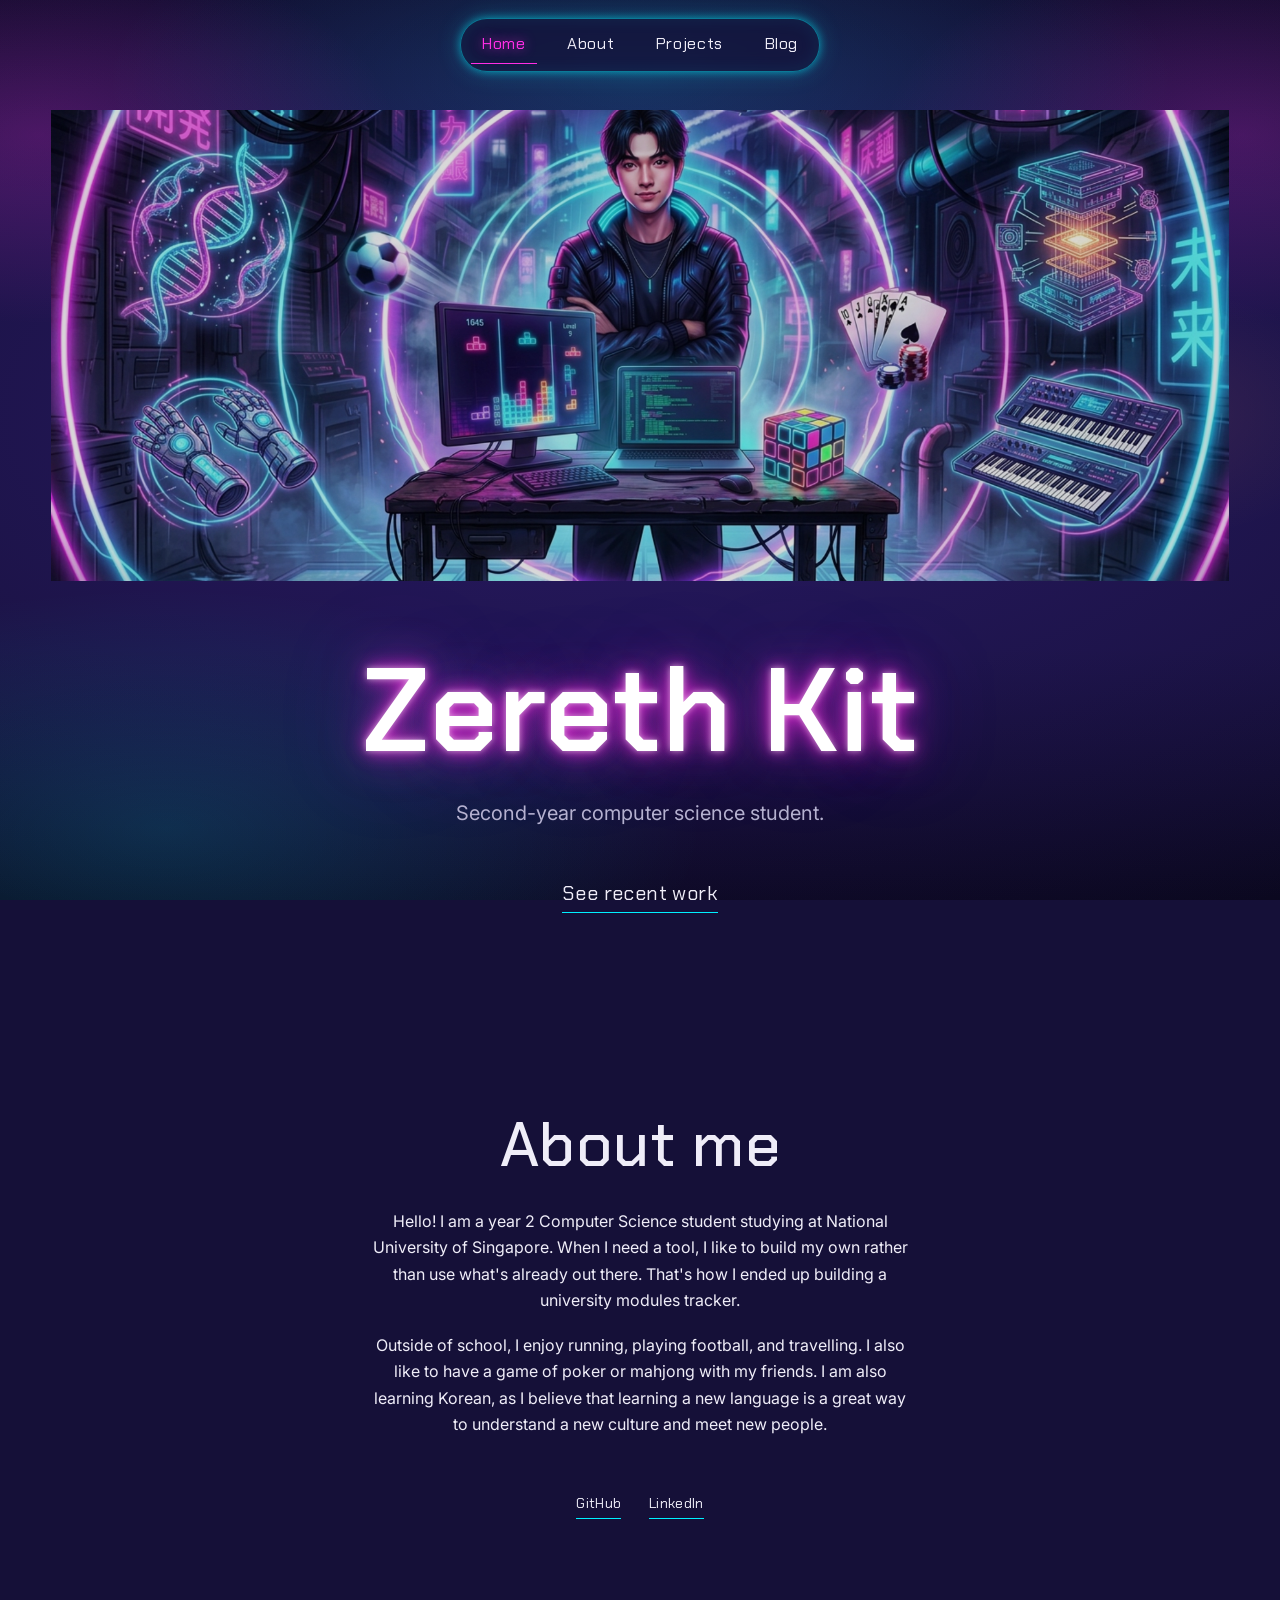
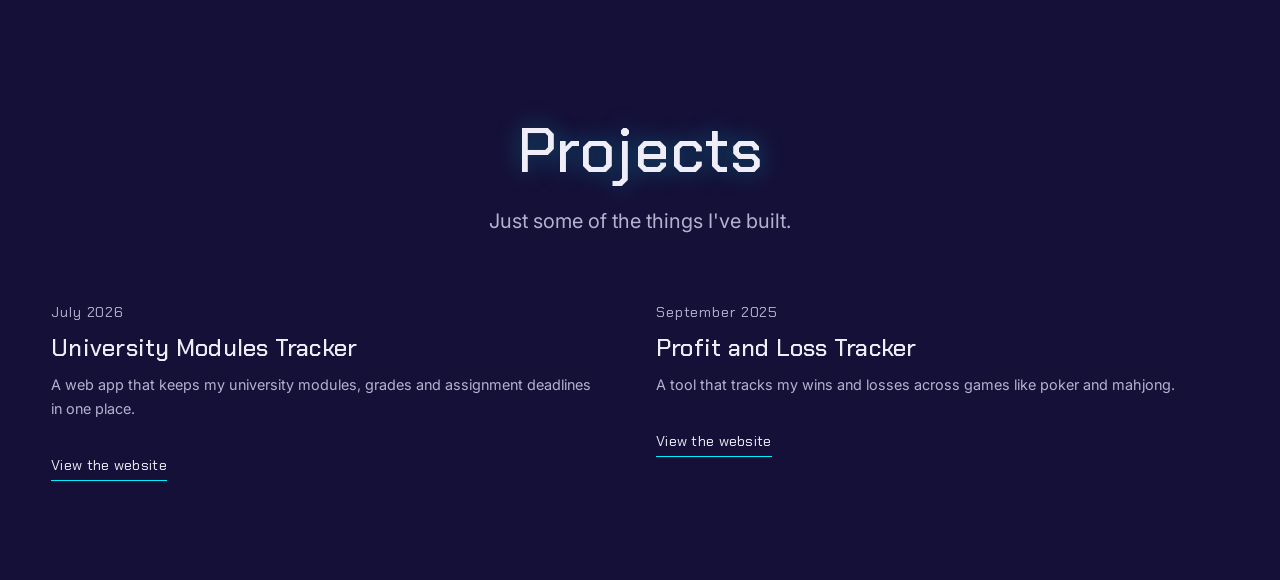
<file: index.html>
<!DOCTYPE html>
<html lang="en">
<head>
  <meta charset="utf-8">
  <meta name="viewport" content="width=device-width, initial-scale=1">
  <title>Zereth's website — portfolio and notes</title>
  <meta name="description" content="Portfolio and writing by a second-year computer science student. Java, algorithms, and notes on what broke along the way.">

  <link rel="preconnect" href="https://fonts.googleapis.com">
  <link rel="preconnect" href="https://fonts.gstatic.com" crossorigin>
  <link href="https://fonts.googleapis.com/css2?family=Chakra+Petch:wght@400;500;600&family=Inter:wght@400;500&display=swap" rel="stylesheet">

  <link rel="stylesheet" href="style.css">
</head>

<body>
  <a class="skip-link" href="#main">Skip to content</a>

  <header class="site-header">
    <nav class="site-nav" aria-label="Main">
      <ul>
        <li><a href="#top" aria-current="page">Home</a></li>
        <li><a href="#about">About</a></li>
        <li><a href="#projects">Projects</a></li>
        <li><a href="#blog">Blog</a></li>
      </ul>
    </nav>
  </header>

  <main id="main">

    <!-- ===================== HERO ===================== -->
    <section class="hero" id="top">
      <div class="shell">
        <img class="hero__panel" src="cyberpunk.jpg">

        <div class="hero__intro centered">
          <h1 class="hero__name">Zereth Kit</h1>
          <p class="lede">Second-year computer science student.</p>
          <a class="link" href="#projects">See recent work</a>
        </div>
      </div>
    </section>

    <!-- ===================== ABOUT ===================== -->
    <section class="section about" id="about" aria-labelledby="about-title">
      <div class="shell centered">
        <h2 id="about-title">About me</h2>

        <div class="about__body">
          <p>Hello! I am a year 2 Computer Science student studying at National University of Singapore. When I need a tool,
    I like to build my own rather than use what's already out there. That's how I ended up building a university modules tracker. 
    
    <p>Outside of school, I enjoy running, playing football, and travelling. I also like to have a game of poker or mahjong with my friends.
      I am also learning Korean, as I believe that learning a new language is a great way to understand a new culture and meet new people.</p> 
  
        </div>
        <p class="about__links">
          <a class="link link--sm" target="_blank" rel="noopener noreferrer" href="https://github.com/zerethkit">GitHub</a>
          <a class="link link--sm" target="_blank" rel="noopener noreferrer" href="https://www.linkedin.com/in/zerethkit">LinkedIn</a>
        </p>
      </div>
    </section>

    <!-- ===================== PROJECTS ===================== -->
    <section class="section projects" id="projects" aria-labelledby="projects-title">
      <div class="shell">
        <div class="section__head centered">
          <h2 id="projects-title">Projects</h2>
          <p class="lede">Just some of the things I've built.</p>
        </div>

        <ul class="card-grid">
          <li>
            <article class="card">
              <p class="meta"><time datetime="2026-07">July 2026</time></p>
              <h3>University Modules Tracker</h3>
              <p>A web app that keeps my university modules, grades and assignment deadlines in one place.</p>
              <a class="link link--sm card__link" target="_blank" rel="noopener noreferrer" href="https://university-tracker-two.vercel.app/">View the website</a>
            </article>
          </li>

          <li>
            <article class="card">
              <p class="meta"><time datetime="2025-11">September 2025</time></p>
              <h3>Profit and Loss Tracker</h3>
              <p>A tool that tracks my wins and losses across games like poker and mahjong.</p>
              <a class="link link--sm card__link" target="_blank" rel="noopener noreferrer" href="https://pnl-tracker-seven.vercel.app/">View the website</a>
            </article>
          </li>  
        </ul>
      </div>
    </section>

<!--
  ===================== BLOG =====================
    <section class="section blog" id="blog" aria-labelledby="blog-title">
      <div class="shell">
        <div class="section__head centered">
          <h2 id="blog-title">Blogs</h2>
          <p class="lede">Short stories about my life!</p>
        </div>

        <ul class="card-grid">
          <li>
            <article class="card">
              <p class="meta"><time datetime="2026-08-22">22 August 2026</time></p>
              <h3>My experience in Winter School</h3>
              <p>I spent Christmas and New Year in Seoul, taking calculus at Korea University's winter school. Here's what the classes were like, and what I got up to outside them.</p>
              <a class="link link--sm card__link" href="blog/winter-school.html">Read more</a>
            </article>
          </li>

          <li>
            <article class="card">
              <p class="meta"><time datetime="2026-08-04">4 August 2026</time></p>
              <h3>Trying to beat the odds at the casino</h3>
              <p>What happened when I tested what I know about probability at a casino.</p>
              <a class="link link--sm card__link" href="blog/casino.html">Read more</a>
            </article>
          </li>

          
        </ul>

       <!--<p class="blog__more"><a class="link" href="#">All posts</a></p>--> 
      </div>
    </section>
  </main>
</body>
</html>
</file>
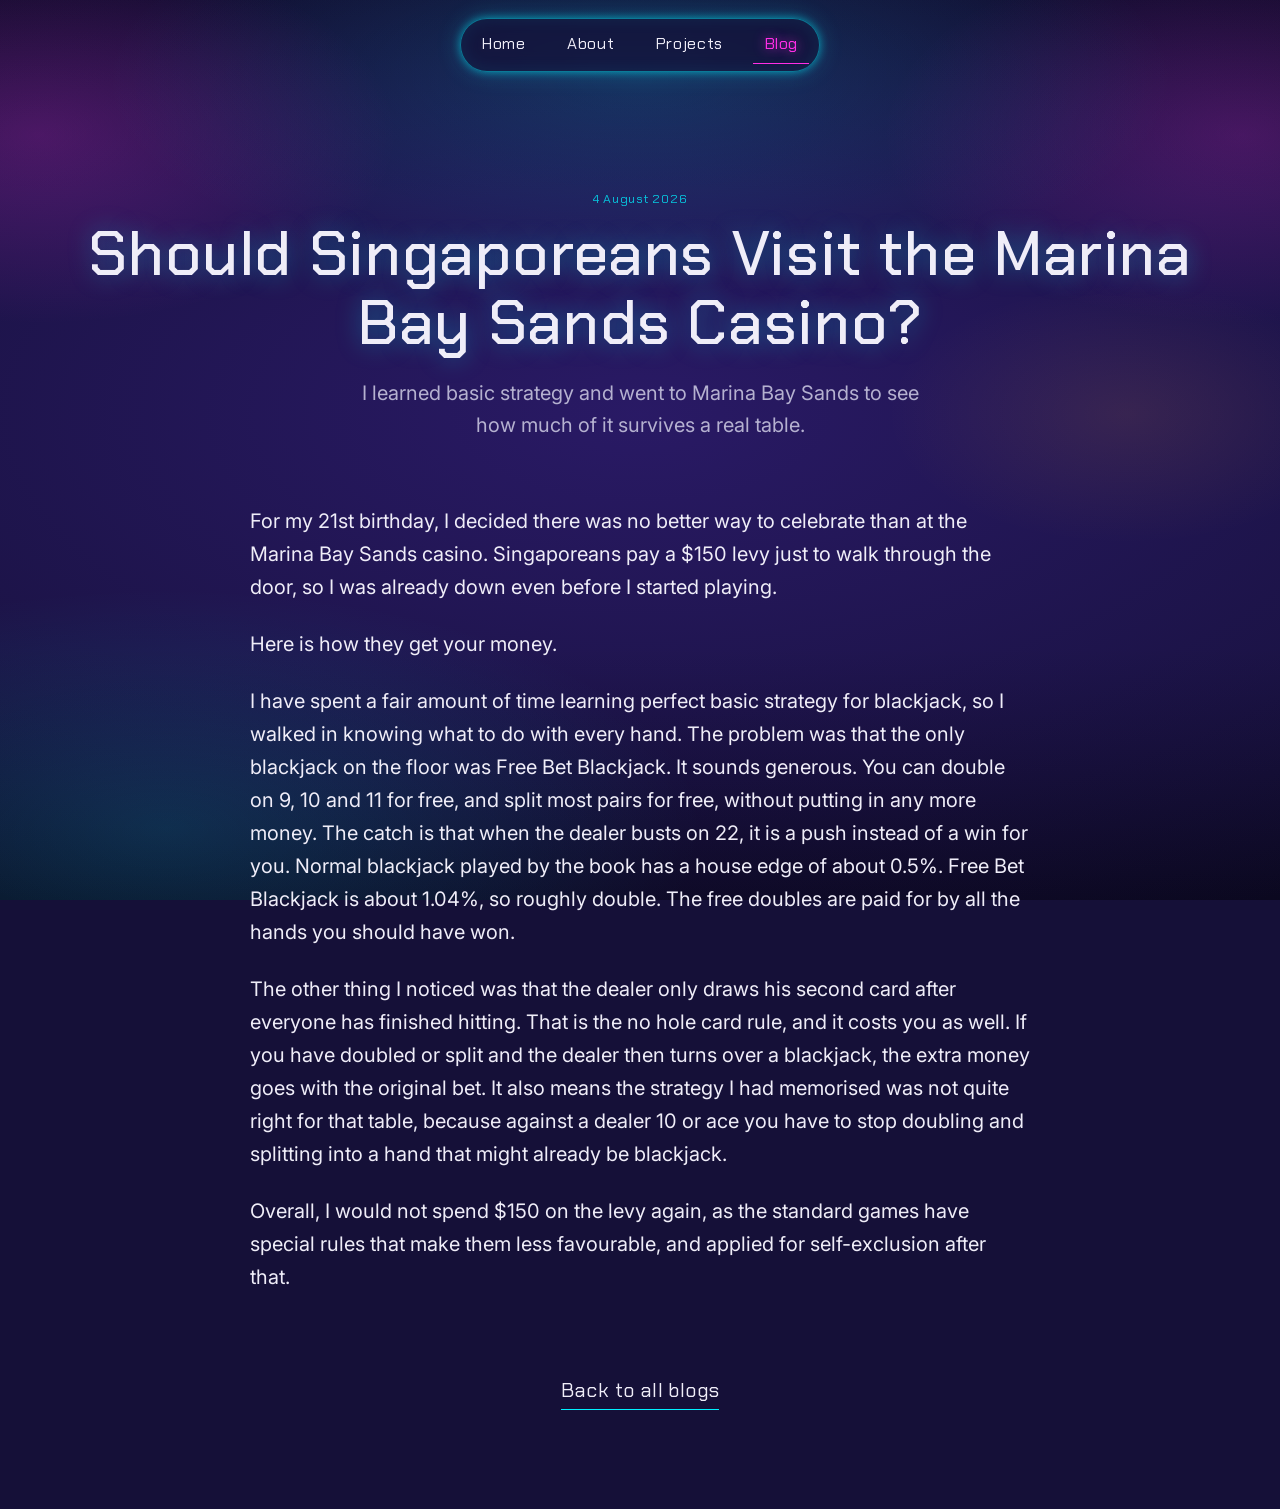
<file: blog/casino.html>
<!DOCTYPE html>
<html lang="en">
<head>
  <meta charset="utf-8">
  <meta name="viewport" content="width=device-width, initial-scale=1">
  <title>Trying to beat the odds at the casino — Zereth Kit</title>
  <meta name="description" content="Basic strategy, card counting and an eight-deck shoe at Marina Bay Sands, and what half a percent of an edge actually gets you.">

  <link rel="preconnect" href="https://fonts.googleapis.com">
  <link rel="preconnect" href="https://fonts.gstatic.com" crossorigin>
  <link href="https://fonts.googleapis.com/css2?family=Chakra+Petch:wght@400;500;600&family=Inter:wght@400;500&display=swap" rel="stylesheet">

  <link rel="stylesheet" href="../style.css">
</head>

<body>
  <a class="skip-link" href="#main">Skip to content</a>

  <header class="site-header">
    <nav class="site-nav" aria-label="Main">
      <ul>
        <li><a href="../index.html#top">Home</a></li>
        <li><a href="../index.html#about">About</a></li>
        <li><a href="../index.html#projects">Projects</a></li>
        <li><a href="../index.html#blog" aria-current="page">Blog</a></li>
      </ul>
    </nav>
  </header>

  <main id="main">
    <article class="section post">
      <div class="shell">
        <header class="post__head centered">
          <p class="meta"><time datetime="2026-08-04">4 August 2026</time></p>
          <h1 class="post__title">Should Singaporeans Visit the Marina Bay Sands Casino?</h1>
          <p class="lede">I learned basic strategy and went to Marina Bay Sands to see how much of it survives a real table.</p>
        </header>

        <div class="post__body">
          <p>For my 21st birthday, I decided there was no better way to celebrate than at the Marina Bay Sands casino. Singaporeans pay a $150 levy just to walk through the door, so I was already down even before I started playing.</p>

          <p>Here is how they get your money.</p>

          <p>I have spent a fair amount of time learning perfect basic strategy for blackjack, so I walked in knowing what to do with every hand. The problem was that the only blackjack on the floor was Free Bet Blackjack. It sounds generous. You can double on 9, 10 and 11 for free, and split most pairs for free, without putting in any more money. The catch is that when the dealer busts on 22, it is a push instead of a win for you. Normal blackjack played by the book has a house edge of about 0.5%. Free Bet Blackjack is about 1.04%, so roughly double. The free doubles are paid for by all the hands you should have won.</p>

          <p>The other thing I noticed was that the dealer only draws his second card after everyone has finished hitting. That is the no hole card rule, and it costs you as well. If you have doubled or split and the dealer then turns over a blackjack, the extra money goes with the original bet. It also means the strategy I had memorised was not quite right for that table, because against a dealer 10 or ace you have to stop doubling and splitting into a hand that might already be blackjack.</p>


          <p>Overall, I would not spend $150 on the levy again, as the standard games have special rules that make them less favourable, and applied for self-exclusion after that.</p>
        </div>

        <p class="post__back"><a class="link" href="../index.html#blog">Back to all blogs</a></p>
      </div>
    </article>
  </main>
</body>
</html>
</file>
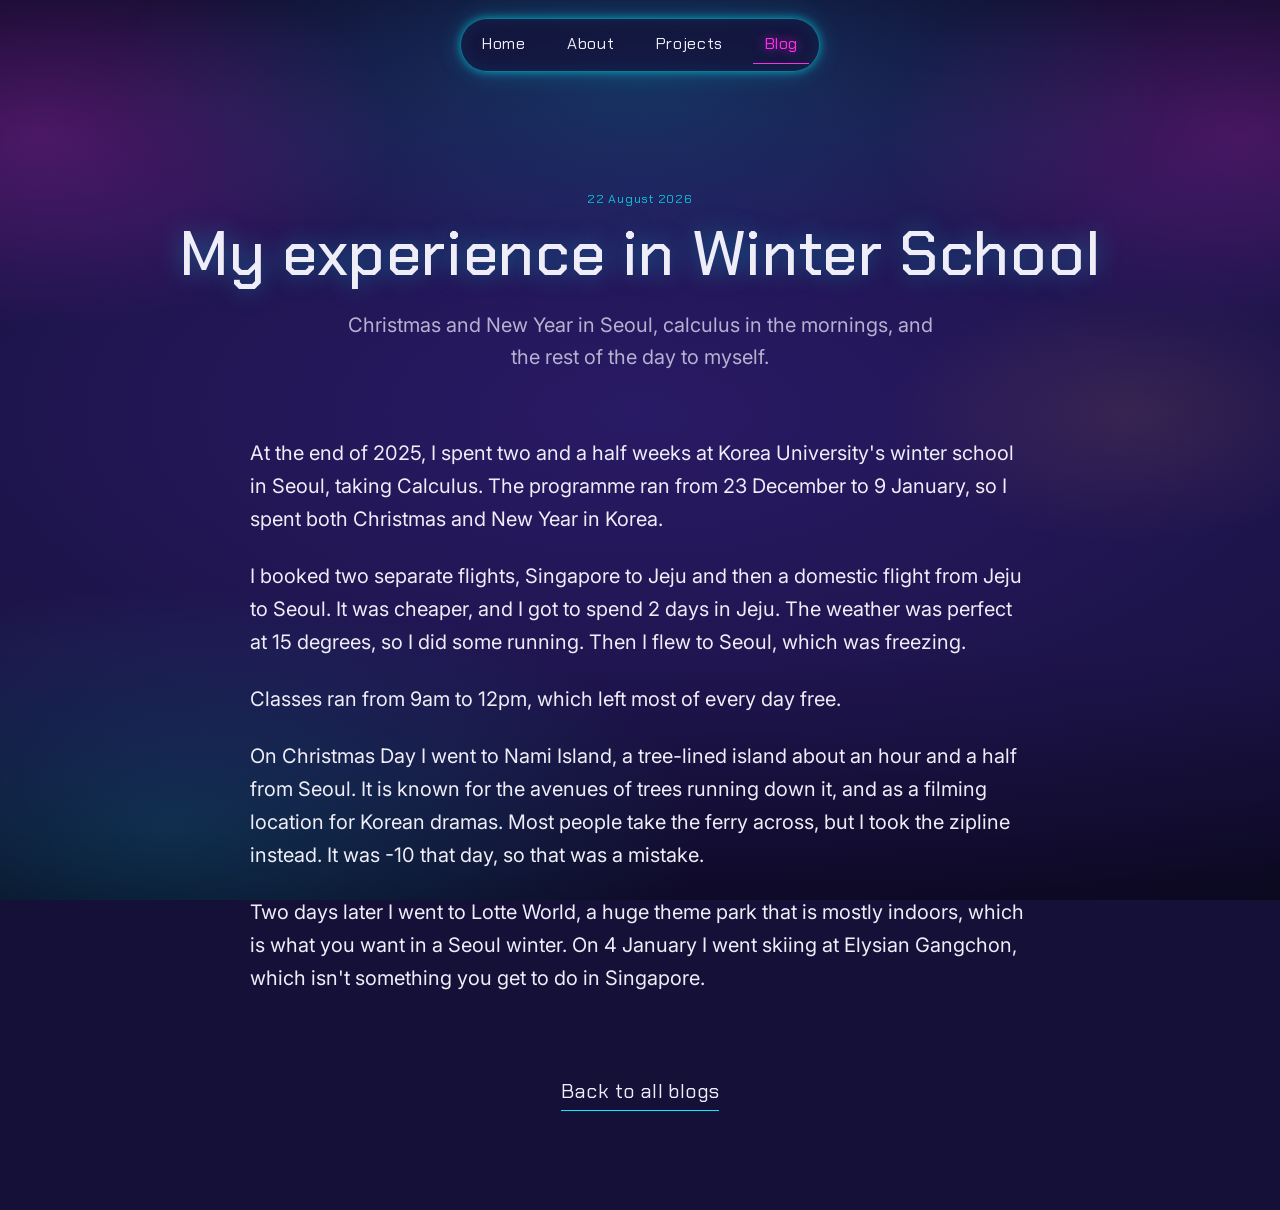
<file: blog/winter-school.html>
<!DOCTYPE html>
<html lang="en">
<head>
  <meta charset="utf-8">
  <meta name="viewport" content="width=device-width, initial-scale=1">
  <title>My experience in Winter School — Zereth Kit</title>
  <meta name="description" content="Two and a half weeks at Korea University's winter school in Seoul: calculus in the mornings, Jeju, Nami Island, skiing and Lotte World in the afternoons.">

  <link rel="preconnect" href="https://fonts.googleapis.com">
  <link rel="preconnect" href="https://fonts.gstatic.com" crossorigin>
  <link href="https://fonts.googleapis.com/css2?family=Chakra+Petch:wght@400;500;600&family=Inter:wght@400;500&display=swap" rel="stylesheet">

  <link rel="stylesheet" href="../style.css">
</head>

<body>
  <a class="skip-link" href="#main">Skip to content</a>

  <header class="site-header">
    <nav class="site-nav" aria-label="Main">
      <ul>
        <li><a href="../index.html#top">Home</a></li>
        <li><a href="../index.html#about">About</a></li>
        <li><a href="../index.html#projects">Projects</a></li>
        <li><a href="../index.html#blog" aria-current="page">Blog</a></li>
      </ul>
    </nav>
  </header>

  <main id="main">
    <article class="section post">
      <div class="shell">
        <header class="post__head centered">
          <p class="meta"><time datetime="2026-08-22">22 August 2026</time></p>
          <h1 class="post__title">My experience in Winter School</h1>
          <p class="lede">Christmas and New Year in Seoul, calculus in the mornings, and the rest of the day to myself.</p>
        </header>

        <div class="post__body">
  <p>At the end of 2025, I spent two and a half weeks at Korea University's winter school in Seoul, taking Calculus. The programme ran from 23 December to 9 January, so I spent both Christmas and New Year in Korea.</p>

  <p>I booked two separate flights, Singapore to Jeju and then a domestic flight from Jeju to Seoul. It was cheaper, and I got to spend 2 days in Jeju. The weather was perfect at 15 degrees, so I did some running. Then I flew to Seoul, which was freezing.</p>

  <p>Classes ran from 9am to 12pm, which left most of every day free.</p>

  <p>On Christmas Day I went to Nami Island, a tree-lined island about an hour and a half from Seoul. It is known for the avenues of trees running down it, and as a filming location for Korean dramas. Most people take the ferry across, but I took the zipline instead. It was -10 that day, so that was a mistake.</p>

  <p>Two days later I went to Lotte World, a huge theme park that is mostly indoors, which is what you want in a Seoul winter. On 4 January I went skiing at Elysian Gangchon, which isn't something you get to do in Singapore.</p>
</div>

        <p class="post__back"><a class="link" href="../index.html#blog">Back to all blogs</a></p>
      </div>
    </article>
  </main>
</body>
</html>
</file>
<file: style.css>
:root {
  --bg:        #151038;
  --panel:     #221A50;

  --magenta:   #FF2EE6;
  --cyan:      #00F0FF;
  --violet:    #7B2CFF;

  --text:      #EFEDF8;
  --text-dim:  #B5B1D0;

  --rule:      rgba(0, 240, 255, 0.20);

  --glow-magenta: 0 0 8px rgba(255, 46, 230, 0.55), 0 0 26px rgba(255, 46, 230, 0.28);
  --glow-cyan:    0 0 8px rgba(0, 240, 255, 0.50), 0 0 24px rgba(0, 240, 255, 0.22);
  --text-glow-magenta: 0 0 12px rgba(255, 46, 230, 0.75);
  --text-glow-cyan:    0 0 12px rgba(0, 240, 255, 0.70);

  --font-display: "Chakra Petch", "Oswald", "Segoe UI", system-ui, sans-serif;
  --font-ui: "Inter", -apple-system, BlinkMacSystemFont, "Segoe UI", Helvetica, Arial, sans-serif;

  --size-xs:   0.78rem;
  --size-sm:   0.9rem;
  --size-body: 1rem;
  --size-lead: clamp(1.05rem, 0.98rem + 0.35vw, 1.25rem);
  --size-h3:   clamp(1.25rem, 1.1rem + 0.6vw, 1.5rem);
  --size-h2:   clamp(2.2rem, 1.5rem + 3vw, 4rem);
  --size-h1:   clamp(3rem, 1.4rem + 7.5vw, 8rem);

  --gutter: clamp(1.25rem, 4vw, 4rem);
  --shell: 1400px;
  --section-gap: clamp(5rem, 11vh, 9.5rem);
  --measure: 60ch;
}

*, *::before, *::after { box-sizing: border-box; }

html {
  scroll-behavior: smooth;
  color-scheme: dark;
}

body {
  margin: 0;
  color: var(--text);
  font-family: var(--font-ui);
  font-size: var(--size-body);
  line-height: 1.65;
  -webkit-font-smoothing: antialiased;

  background-color: var(--bg);
  background-image:
    radial-gradient(58% 32% at 50% 9%, rgba(0, 225, 255, 0.16), transparent 72%),
    radial-gradient(40% 30% at 3% 15%, rgba(255, 46, 230, 0.22), transparent 70%),
    radial-gradient(40% 30% at 97% 15%, rgba(255, 46, 230, 0.20), transparent 70%),
    radial-gradient(26% 20% at 88% 46%, rgba(255, 160, 60, 0.10), transparent 72%),
    radial-gradient(60% 38% at 13% 92%, rgba(0, 240, 255, 0.15), transparent 70%),
    radial-gradient(130% 85% at 50% 46%, rgba(88, 48, 205, 0.30), transparent 74%),
    linear-gradient(180deg, rgba(8, 6, 26, 0.55) 0%, transparent 22%, transparent 72%, rgba(7, 5, 22, 0.72) 100%);
  background-attachment: fixed;
}

h1, h2, h3 {
  font-family: var(--font-display);
  font-weight: 500;
  line-height: 1.1;
  letter-spacing: 0.01em;
  margin: 0;
}

p { margin: 0 0 1rem; max-width: var(--measure); }
p:last-child { margin-bottom: 0; }

img { display: block; width: 100%; height: auto; object-fit: cover; }

a { color: inherit; }

::selection { background: var(--magenta); color: var(--bg); }

:focus-visible {
  outline: 2px solid var(--cyan);
  outline-offset: 3px;
}

@media (prefers-reduced-motion: reduce) {
  html { scroll-behavior: auto; }
  *, *::before, *::after { transition-duration: 0.01ms !important; }
}

.skip-link {
  position: absolute;
  left: var(--gutter);
  top: -4rem;
  z-index: 100;
  background: var(--magenta);
  color: var(--bg);
  padding: 0.6rem 1rem;
  text-decoration: none;
  transition: top 0.15s ease;
}
.skip-link:focus-visible { top: 1rem; }

.shell {
  max-width: var(--shell);
  margin-inline: auto;
  padding-inline: var(--gutter);
}

.section { padding-block: var(--section-gap); }

.meta {
  font-family: var(--font-display);
  font-size: var(--size-xs);
  color: rgba(0, 240, 255, 0.78);
  letter-spacing: 0.06em;
  margin: 0 0 0.65rem;
}

.lede {
  font-size: var(--size-lead);
  color: var(--text-dim);
  line-height: 1.6;
}

.link {
  display: inline-block;
  font-family: var(--font-display);
  font-size: var(--size-lead);
  letter-spacing: 0.02em;
  text-decoration: none;
  padding-bottom: 2px;
  border-bottom: 1px solid var(--cyan);
  transition: color 0.18s ease, border-color 0.18s ease, text-shadow 0.18s ease;
}
.link:hover {
  color: var(--cyan);
  text-shadow: var(--text-glow-cyan);
}

.link--sm { font-size: var(--size-sm); }

.centered {
  text-align: center;
  display: grid;
  justify-items: center;
}
.centered p { margin-inline: auto; }

.ph { background-color: var(--panel); background-repeat: no-repeat; }

.ph--neon    { background-image: radial-gradient(115% 90% at 34% 28%, #FF8CF2 0%, #E122C4 22%, #7A1580 52%, #170B33 82%, #0A0A1A 100%); }
.ph--holo    { background-image: radial-gradient(60% 42% at 50% 44%, rgba(160, 248, 255, 0.95) 0%, rgba(0, 240, 255, 0) 70%), linear-gradient(180deg, #143A55 0%, #2B1A5C 58%, #0C0A20 100%); }
.ph--street  { background-image: linear-gradient(180deg, rgba(0, 240, 255, 0.35) 0%, rgba(0, 240, 255, 0) 26%), linear-gradient(180deg, #1D1245 0%, #4A1F86 38%, #8C2FB4 54%, #17122F 100%); }
.ph--ember   { background-image: radial-gradient(90% 80% at 62% 38%, #FFC98A 0%, #F2409B 34%, #8A1C6B 64%, #16091F 100%); }
.ph--static  { background-image: repeating-linear-gradient(115deg, rgba(239, 237, 248, 0.06) 0 2px, transparent 2px 7px), linear-gradient(160deg, #453768 0%, #221942 100%); }
.ph--rain    { background-image: repeating-linear-gradient(96deg, rgba(0, 240, 255, 0.10) 0 1px, transparent 1px 9px), linear-gradient(180deg, #24306B 0%, #3A2A78 55%, #0D0C22 100%); }
.ph--circuit { background-image: radial-gradient(70% 60% at 30% 70%, rgba(0, 240, 255, 0.42) 0%, rgba(0, 240, 255, 0) 62%), linear-gradient(200deg, #0F2E3C 0%, #14204A 48%, #0A0A1A 100%); }
.ph--void    { background-image: radial-gradient(80% 70% at 78% 82%, rgba(255, 46, 230, 0.50) 0%, rgba(255, 46, 230, 0) 58%), linear-gradient(170deg, #33235C 0%, #1B1038 60%, #100823 100%); }

.site-header {
  display: flex;
  justify-content: center;
  padding: 1.15rem var(--gutter);
}

.site-nav {
  background: rgba(21, 16, 56, 0.66);
  border: 1px solid rgba(0, 240, 255, 0.45);
  border-radius: 999px;
  padding: 0.45rem 0.6rem;
  box-shadow: var(--glow-cyan), inset 0 0 18px rgba(0, 240, 255, 0.08);
  backdrop-filter: blur(10px);
}
.site-nav ul {
  display: flex;
  flex-wrap: wrap;
  justify-content: center;
  gap: clamp(0.4rem, 2vw, 1.2rem);
  margin: 0;
  padding: 0;
  list-style: none;
}
.site-nav a {
  display: block;
  padding: 0.3rem 0.7rem;
  font-family: var(--font-display);
  font-size: 1rem;
  letter-spacing: 0.04em;
  text-decoration: none;
  border-bottom: 1px solid transparent;
  transition: color 0.18s ease, border-color 0.18s ease, text-shadow 0.18s ease;
}
.site-nav a:hover {
  color: var(--cyan);
  border-bottom-color: var(--cyan);
  text-shadow: var(--text-glow-cyan);
}
.site-nav a[aria-current="page"] {
  color: var(--magenta);
  border-bottom-color: var(--magenta);
  text-shadow: var(--text-glow-magenta);
}

.hero { padding-bottom: var(--section-gap); }

.hero__panel {
  aspect-ratio: 5 / 2;
  margin-top: 1.25rem;

  -webkit-mask-image: radial-gradient(120% 110% at 50% 45%, #000 58%, transparent 100%);
  mask-image: radial-gradient(120% 110% at 50% 45%, #000 58%, transparent 100%);

  filter: brightness(0.85) saturate(0.9);
}

.hero__intro { margin-top: clamp(2.5rem, 6vw, 4.5rem); }

.hero__name {
  font-size: var(--size-h1);
  font-weight: 600;
  line-height: 0.98;
  letter-spacing: 0.005em;
  color: #FFFFFF;
  text-shadow:
    0 0 6px rgba(255, 255, 255, 0.55),
    0 0 18px rgba(255, 46, 230, 0.90),
    0 0 44px rgba(255, 46, 230, 0.55),
    0 0 90px rgba(123, 44, 255, 0.45);
}
.hero .lede { margin-top: 1.75rem; max-width: 46ch; }
.hero .link { margin-top: 2rem; }

.about { position: relative; }

.about__portrait {
  background: var(--panel);
  padding: 0.55rem;
  width: clamp(130px, 18vw, 190px);
  margin-bottom: 2.25rem;
  border: 1px solid rgba(255, 46, 230, 0.40);
  box-shadow: var(--glow-magenta);
}
.about__portrait .ph,
.about__portrait img { aspect-ratio: 4 / 5; }
.about__portrait figcaption {
  font-family: var(--font-display);
  font-size: var(--size-xs);
  letter-spacing: 0.06em;
  color: var(--text-dim);
  text-align: center;
  padding-top: 0.5rem;
}

.about h2 { font-size: var(--size-h2); }
.about__body { margin-top: 1.75rem; max-width: 54ch; }
.about__body p { margin-bottom: 1.15rem; color: var(--text); }

.about__links {
  display: flex;
  flex-wrap: wrap;
  justify-content: center;
  gap: 1.75rem;
  margin-top: 2.25rem;
}

.collage { display: none; }

@media (min-width: 1000px) {
  .collage {
    display: block;
    position: absolute;
    inset: 0;
    pointer-events: none;
    opacity: 0.6;
  }
  .collage div { position: absolute; }
  .collage div:nth-child(1) { top: 12%;  left: 0;     width: 150px; height: 175px; }
  .collage div:nth-child(2) { top: 46%;  left: 14%;   width: 175px; height: 195px; }
  .collage div:nth-child(3) { top: 8%;   right: 0;    width: 165px; height: 185px; }
  .collage div:nth-child(4) { top: 50%;  right: 13%;  width: 180px; height: 165px; }
}

.section__head { margin-bottom: clamp(2.5rem, 6vw, 4rem); }
.section__head h2 {
  font-size: var(--size-h2);
  text-shadow: 0 0 24px rgba(0, 240, 255, 0.35);
}
.section__head p { margin-top: 1.25rem; max-width: 46ch; }

.card-grid {
  display: grid;
  grid-template-columns: repeat(auto-fit, minmax(280px, 1fr));
  gap: clamp(2rem, 4vw, 3.25rem) clamp(1rem, 2.5vw, 2rem);
  margin: 0;
  padding: 0;
  list-style: none;
}

.card { display: flex; flex-direction: column; }
.card__media {
  aspect-ratio: 6 / 5;
  margin-bottom: 1.35rem;
  box-shadow: inset 0 0 0 1px rgba(0, 240, 255, 0.18);
}
.card h3 { font-size: var(--size-h3); margin-bottom: 0.7rem; }
.card p { color: var(--text-dim); font-size: var(--size-sm); }
.card__stack {
  margin-top: 0.9rem;
  font-family: var(--font-display);
  font-size: var(--size-xs);
  letter-spacing: 0.05em;
  color: rgba(0, 240, 255, 0.80);
}
.card__link { margin-top: 1.1rem; align-self: flex-start; }

.blog { border-top: 1px solid var(--rule); }
.blog .card-grid { grid-template-columns: repeat(auto-fit, minmax(300px, 1fr)); }
.blog__more { margin-top: clamp(3rem, 7vw, 5rem); text-align: center; }

.post__head { margin-bottom: clamp(2.5rem, 6vw, 4rem); }
.post__title {
  font-size: var(--size-h2);
  text-shadow: 0 0 24px rgba(0, 240, 255, 0.35);
}
.post__head .lede { margin-top: 1.25rem; max-width: 46ch; }

.post__body {
  max-width: var(--measure);
  margin-inline: auto;
  font-size: var(--size-lead);
}
.post__body p { margin-bottom: 1.5rem; max-width: none; }

.post__back {
  margin-top: clamp(3rem, 7vw, 5rem);
  max-width: none;
  text-align: center;
}

.contact { border-top: 1px solid var(--rule); }
.contact__layout {
  display: grid;
  grid-template-columns: 1fr;
  gap: clamp(3rem, 7vw, 5rem);
}
@media (min-width: 880px) {
  .contact__layout { grid-template-columns: 0.85fr 1fr; align-items: start; }
}

.contact h2 {
  font-size: var(--size-h2);
  text-shadow: 0 0 24px rgba(0, 240, 255, 0.35);
}
.contact__email {
  display: inline-block;
  font-family: var(--font-display);
  font-size: var(--size-h3);
  color: var(--magenta);
  margin-top: 1.5rem;
  text-decoration: none;
  border-bottom: 1px solid rgba(255, 46, 230, 0.45);
  padding-bottom: 3px;
  text-shadow: var(--text-glow-magenta);
  transition: border-color 0.18s ease;
}
.contact__email:hover { border-bottom-color: var(--magenta); }
.contact__note { margin-top: 1.5rem; font-size: var(--size-sm); color: var(--text-dim); }

.form { display: grid; gap: 1.75rem; }
.form__row { display: grid; gap: 0.5rem; }
.form label {
  font-family: var(--font-display);
  font-size: var(--size-sm);
  letter-spacing: 0.05em;
  color: var(--text-dim);
}

.form input,
.form textarea {
  font: inherit;
  color: var(--text);
  background: rgba(232, 230, 242, 0.03);
  border: 0;
  border-bottom: 1px solid rgba(0, 240, 255, 0.30);
  padding: 0.7rem 0.6rem;
  transition: border-color 0.18s ease, box-shadow 0.18s ease;
}
.form input::placeholder,
.form textarea::placeholder { color: rgba(156, 153, 188, 0.6); }
.form input:hover,
.form textarea:hover { border-bottom-color: rgba(0, 240, 255, 0.6); }

.form input:focus,
.form textarea:focus {
  outline: none;
  border-bottom-color: var(--magenta);
  box-shadow: 0 10px 24px -16px rgba(255, 46, 230, 0.95);
}
.form textarea { resize: vertical; min-height: 8rem; }

.form input:-webkit-autofill {
  -webkit-text-fill-color: var(--text);
  -webkit-box-shadow: 0 0 0 1000px var(--panel) inset;
}

.form button {
  justify-self: start;
  font-family: var(--font-display);
  font-size: var(--size-sm);
  letter-spacing: 0.08em;
  background: transparent;
  color: var(--magenta);
  border: 1px solid var(--magenta);
  border-radius: 999px;
  padding: 0.85rem 2.2rem;
  cursor: pointer;
  text-shadow: var(--text-glow-magenta);
  box-shadow: var(--glow-magenta), inset 0 0 16px rgba(255, 46, 230, 0.10);
  transition: background-color 0.18s ease, color 0.18s ease, box-shadow 0.18s ease;
}
.form button:hover,
.form button:focus-visible {
  background: var(--magenta);
  color: var(--bg);
  text-shadow: none;
  box-shadow: 0 0 34px rgba(255, 46, 230, 0.55);
}

.form__status {
  margin: 0;
  min-height: 1.4em;
  font-size: var(--size-sm);
  color: var(--cyan);
  text-shadow: var(--text-glow-cyan);
}

.site-footer {
  border-top: 1px solid var(--rule);
  padding-block: 2.5rem 3.5rem;
  font-size: var(--size-sm);
  color: var(--text-dim);
}
.site-footer p { margin: 0; }
.site-footer .shell {
  display: flex;
  flex-wrap: wrap;
  justify-content: space-between;
  gap: 1rem;
}
.site-footer ul {
  display: flex;
  gap: 1.5rem;
  margin: 0;
  padding: 0;
  list-style: none;
}
.site-footer a {
  text-decoration: none;
  border-bottom: 1px solid transparent;
  transition: color 0.18s ease, border-color 0.18s ease;
}
.site-footer a:hover { color: var(--cyan); border-bottom-color: var(--cyan); }

@media (max-width: 760px) {
  .hero__panel { aspect-ratio: 3 / 2; }

  .hero__name {
    text-shadow:
      0 0 6px rgba(255, 255, 255, 0.5),
      0 0 22px rgba(255, 46, 230, 0.85);
  }
}
</file>
